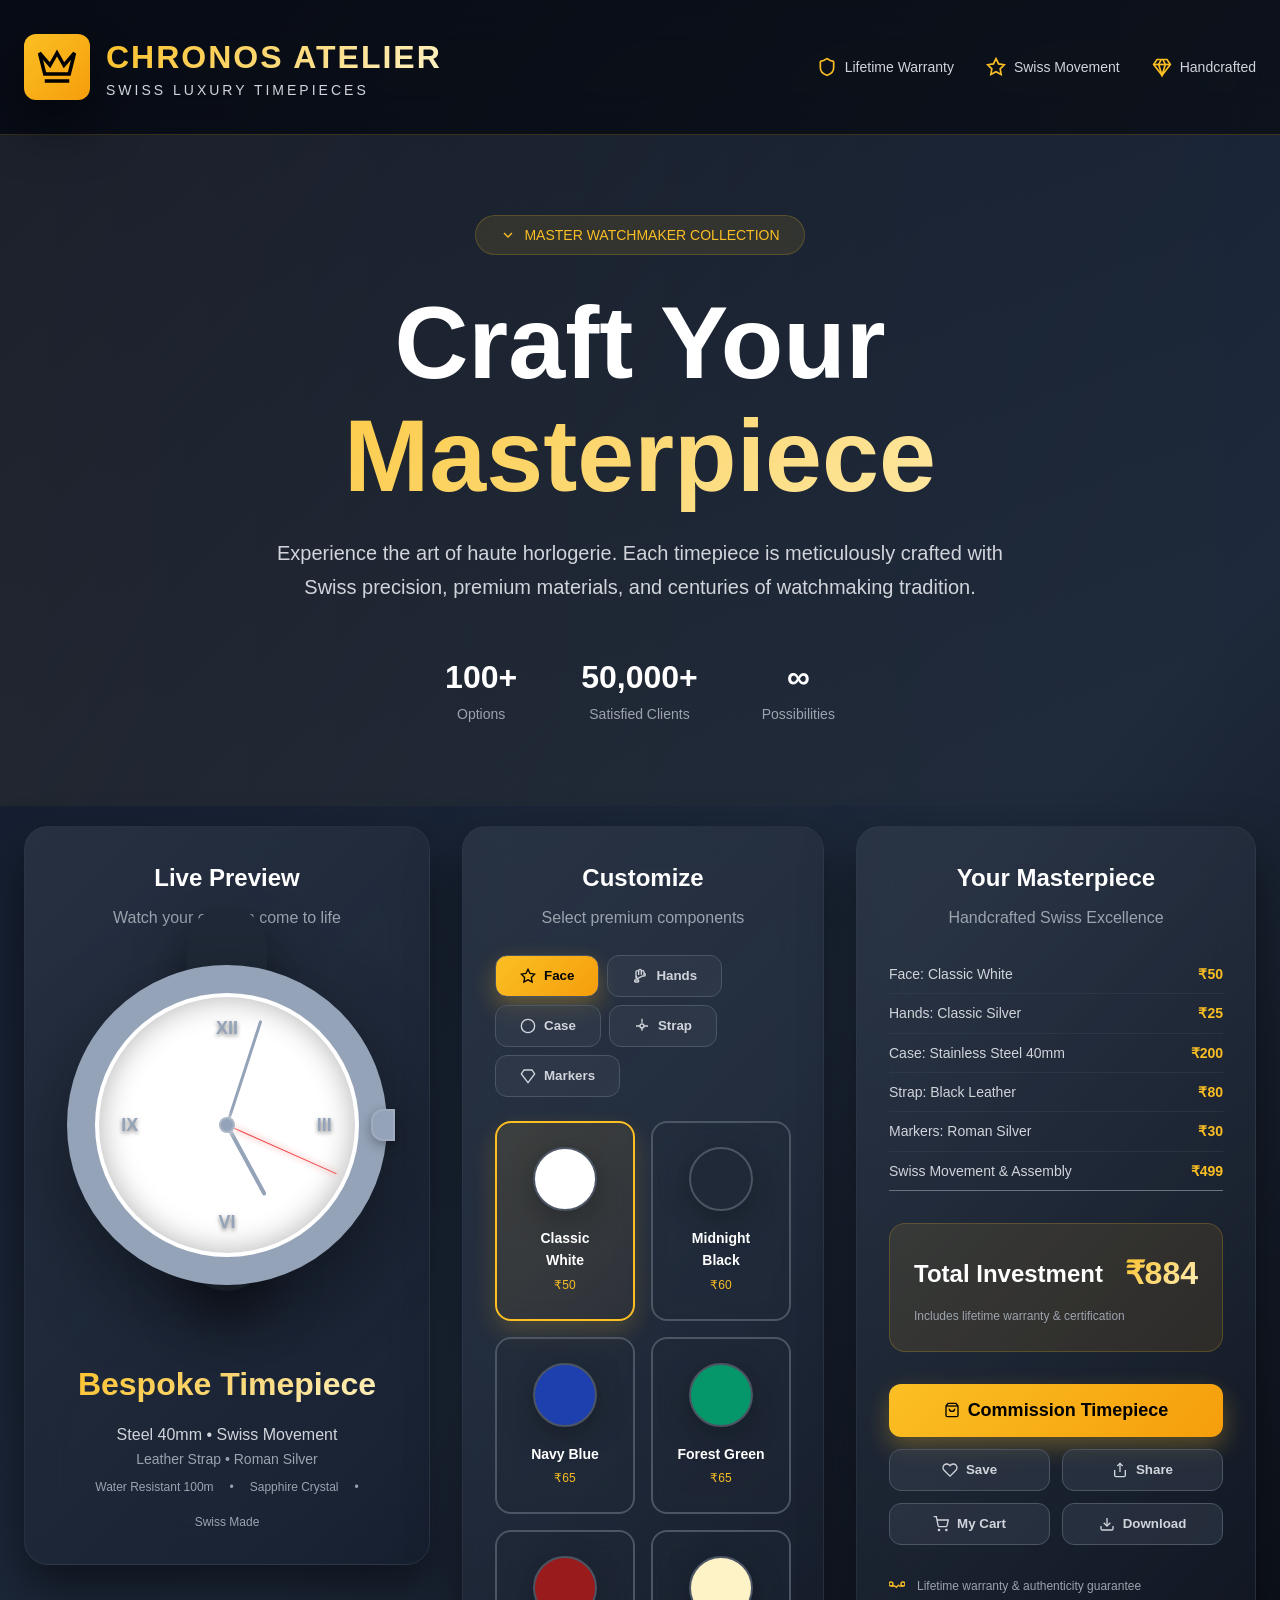
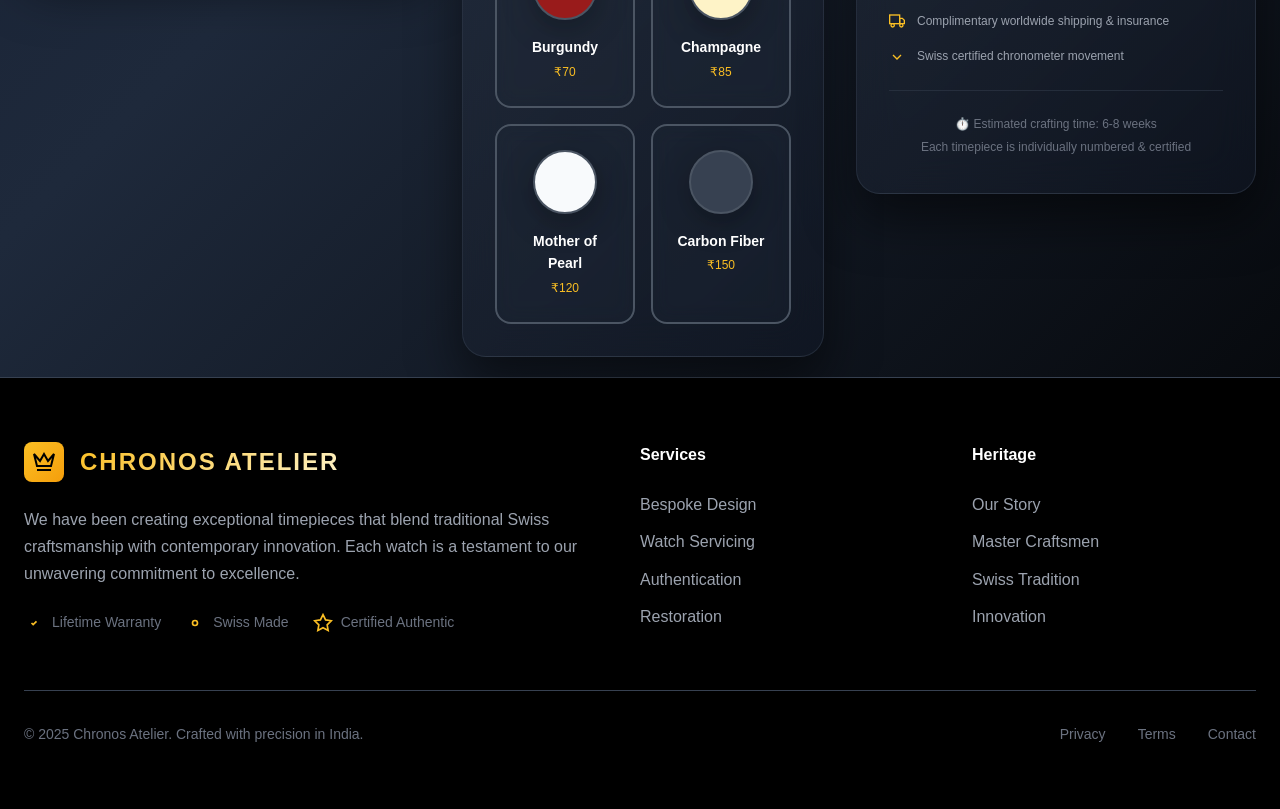
<file: index.html>
<!-- This is a watch customization website. You can pick different parts to make your own watch! -->
<!DOCTYPE html>
<html lang="en">
<head>
    <meta charset="UTF-8">
    <meta name="viewport" content="width=device-width, initial-scale=1.0">
    <title>Chronos Atelier - Swiss Luxury Watch Customization</title>
    <link rel="stylesheet" href="style.css">
    <link rel="icon" href="icon.png">
</head>
<body>
    <div class="min-h-screen bg-gradient">
        <!-- Luxury Header -->
        <header class="header">
            <div class="container">
                <div class="header-content">
                    <div class="brand">
                        <div class="brand-icon">
                            <svg class="crown-icon" viewBox="0 0 24 24" fill="none" stroke="currentColor" stroke-width="2">
                                <path d="m2 4 3 12h14l3-12-6 7-4-7-4 7-6-7zm3 16h14">
                                <path d="M6 12l4-4 4 4 4-4"/>
                            </svg>
                        </div>
                        <div class="brand-text">
                            <h1 class="brand-title">CHRONOS ATELIER</h1>
                            <p class="brand-subtitle">Swiss Luxury Timepieces</p>
                        </div>
                    </div>
                    
                    <div class="header-features">
                        <div class="feature">
                            <svg class="feature-icon" viewBox="0 0 24 24" fill="none" stroke="currentColor" stroke-width="2">
                                <path d="M20 13c0 5-3.5 7.5-7.66 8.95a1 1 0 0 1-.67-.01C7.5 20.5 4 18 4 13V6a1 1 0 0 1 1-1c2 0 4.5-1.2 6.24-2.72a1.17 1.17 0 0 1 1.52 0C14.51 3.81 17 5 19 5a1 1 0 0 1 1 1z"/>
                            </svg>
                            <span>Lifetime Warranty</span>
                        </div>
                        <div class="feature">
                            <svg class="feature-icon" viewBox="0 0 24 24" fill="none" stroke="currentColor" stroke-width="2">
                                <polygon points="12,2 15.09,8.26 22,9.27 17,14.14 18.18,21.02 12,17.77 5.82,21.02 7,14.14 2,9.27 8.91,8.26"/>
                            </svg>
                            <span>Swiss Movement</span>
                        </div>
                        <div class="feature">
                            <svg class="feature-icon" viewBox="0 0 24 24" fill="none" stroke="currentColor" stroke-width="2">
                                <path d="M6 3h12l4 6-10 13L2 9l4-6z"/>
                                <path d="M11 3L8 9l4 13 4-13-3-6"/>
                                <path d="M2 9h20"/>
                            </svg>
                            <span>Handcrafted</span>
                        </div>
                    </div>
                </div>
            </div>
        </header>

        <!-- Hero Section -->
        <section class="hero">
            <div class="hero-overlay"></div>
            <div class="container hero-content">
                <div class="hero-badge">
                    <svg class="badge-icon" viewBox="0 0 24 24" fill="none" stroke="currentColor" stroke-width="2">
                        <path d="M6 9l6 6 6-6"/>
                    </svg>
                    <span>MASTER WATCHMAKER COLLECTION</span>
                </div>
                
                <h2 class="hero-title">
                    Craft Your
                    <span class="hero-title-accent">Masterpiece</span>
                </h2>
                
                <p class="hero-description">
                    Experience the art of haute horlogerie. Each timepiece is meticulously crafted with Swiss precision, 
                    premium materials, and centuries of watchmaking tradition.
                </p>
                
                <div class="hero-stats">
                    <div class="stat">
                        <div class="stat-number">100+</div>
                        <div class="stat-label">Options</div>
                    </div>
                    <div class="stat">
                        <div class="stat-number">50,000+</div>
                        <div class="stat-label">Satisfied Clients</div>
                    </div>
                    <div class="stat">
                        <div class="stat-number">∞</div>
                        <div class="stat-label">Possibilities</div>
                    </div>
                </div>
            </div>
        </section>

        <!-- Main Customization Area -->
        <main class="main-content">
            <div class="container">
                <div class="customization-grid">
                    <!-- Watch Display -->
                    <div class="watch-display-section">
                        <div class="watch-display-card">
                            <div class="card-header">
                                <h3 class="card-title">Live Preview</h3>
                                <p class="card-subtitle">Watch your creation come to life</p>
                            </div>
                            <div id="watchDisplay" class="watch-display">
                                <!-- Watch will be rendered here by JavaScript -->
                            </div>
                        </div>
                    </div>

                    <!-- Customization Panel -->
                    <div class="customization-section">
                        <div class="customization-card">
                            <div class="card-header">
                                <h3 class="card-title">Customize</h3>
                                <p class="card-subtitle">Select premium components</p>
                            </div>
                            
                            <!-- Tabs -->
                            <div class="tabs">
                                <button class="tab active" data-tab="face">
                                    <svg class="tab-icon" viewBox="0 0 24 24" fill="none" stroke="currentColor" stroke-width="2">
                                        <path d="M12 2l3.09 6.26L22 9.27l-5 4.87 1.18 6.88L12 17.77l-6.18 3.25L7 14.14 2 9.27l6.91-1.01L12 2z"/>
                                    </svg>
                                    <span>Face</span>
                                </button>
                                <button class="tab" data-tab="hands">
                                    <svg class="tab-icon" viewBox="0 0 24 24" fill="none" stroke="currentColor" stroke-width="2">
                                        <path d="M18 11V6a2 2 0 0 0-2-2v0a2 2 0 0 0-2 2v0"/>
                                        <path d="M14 10V4a2 2 0 0 0-2-2v0a2 2 0 0 0-2 2v2"/>
                                        <path d="M10 10.5V6a2 2 0 0 0-2-2v0a2 2 0 0 0-2 2v8"/>
                                        <path d="M18 8a2 2 0 1 1 0 4h-2l-8 4-2-1 1.5-3"/>
                                        <path d="M9 21a1 1 0 0 0 1-1v-1a1 1 0 0 0-1-1H5a1 1 0 0 0-1 1v1a1 1 0 0 0 1 1h4z"/>
                                    </svg>
                                    <span>Hands</span>
                                </button>
                                <button class="tab" data-tab="case">
                                    <svg class="tab-icon" viewBox="0 0 24 24" fill="none" stroke="currentColor" stroke-width="2">
                                        <circle cx="12" cy="12" r="10"/>
                                    </svg>
                                    <span>Case</span>
                                </button>
                                <button class="tab" data-tab="strap">
                                    <svg class="tab-icon" viewBox="0 0 24 24" fill="none" stroke="currentColor" stroke-width="2">
                                        <circle cx="12" cy="12" r="3"/>
                                        <path d="M12 1v6m0 6v6"/>
                                        <path d="m21 12-6 0m-6 0-6 0"/>
                                    </svg>
                                    <span>Strap</span>
                                </button>
                                <button class="tab" data-tab="markers">
                                    <svg class="tab-icon" viewBox="0 0 24 24" fill="none" stroke="currentColor" stroke-width="2">
                                        <path d="M6 3h12l4 6-10 13L2 9l4-6z"/>
                                    </svg>
                                    <span>Markers</span>
                                </button>
                            </div>

                            <!-- Options Grid -->
                            <div id="optionsGrid" class="options-grid">
                                <!-- Options will be rendered here by JavaScript -->
                            </div>
                        </div>
                    </div>

                    <!-- Price & Actions -->
                    <div class="price-section">
                        <div id="priceDisplay" class="price-card">
                            <!-- Price display will be rendered here by JavaScript -->
                        </div>
                    </div>
                </div>
            </div>
        </main>

        <!-- Premium Footer -->
        <footer class="footer">
            <div class="container">
                <div class="footer-content">
                    <div class="footer-brand">
                        <div class="brand">
                            <div class="brand-icon small">
                                <svg class="crown-icon" viewBox="0 0 24 24" fill="none" stroke="currentColor" stroke-width="2">
                                    <path d="m2 4 3 12h14l3-12-6 7-4-7-4 7-6-7zm3 16h14">
                                    <path d="M6 12l4-4 4 4 4-4"/>
                                </svg>
                            </div>
                            <span class="brand-title">CHRONOS ATELIER</span>
                        </div>
                        <p class="footer-description">
                            We have been creating exceptional timepieces that blend traditional Swiss 
                            craftsmanship with contemporary innovation. Each watch is a testament to our unwavering 
                            commitment to excellence.
                        </p>
                        <div class="footer-features">
                            <div class="footer-feature">
                                <svg class="feature-icon" viewBox="0 0 24 24" fill="none" stroke="currentColor" stroke-width="2">
                                    <path d="M9 12l2 2 4-4"/>
                                </svg>
                                <span>Lifetime Warranty</span>
                            </div>
                            <div class="footer-feature">
                                <svg class="feature-icon" viewBox="0 0 24 24" fill="none" stroke="currentColor" stroke-width="2">
                                    <circle cx="12" cy="12" r="3"/>
                                </svg>
                                <span>Swiss Made</span>
                            </div>
                            <div class="footer-feature">
                                <svg class="feature-icon" viewBox="0 0 24 24" fill="none" stroke="currentColor" stroke-width="2">
                                    <polygon points="12,2 15.09,8.26 22,9.27 17,14.14 18.18,21.02 12,17.77 5.82,21.02 7,14.14 2,9.27 8.91,8.26"/>
                                </svg>
                                <span>Certified Authentic</span>
                            </div>
                        </div>
                    </div>
                    
                    <div class="footer-column">
                        <h4 class="footer-title">Services</h4>
                        <ul class="footer-links">
                            <li><a href="#">Bespoke Design</a></li>
                            <li><a href="#">Watch Servicing</a></li>
                            <li><a href="#">Authentication</a></li>
                            <li><a href="#">Restoration</a></li>
                        </ul>
                    </div>
                    
                    <div class="footer-column">
                        <h4 class="footer-title">Heritage</h4>
                        <ul class="footer-links">
                            <li><a href="#">Our Story</a></li>
                            <li><a href="#">Master Craftsmen</a></li>
                            <li><a href="#">Swiss Tradition</a></li>
                            <li><a href="#">Innovation</a></li>
                        </ul>
                    </div>
                </div>
                
                <div class="footer-bottom">
                    <p class="footer-copyright">
                        © 2025 Chronos Atelier. Crafted with precision in India.
                    </p>
                    <div class="footer-legal">
                        <a href="#">Privacy</a>
                        <a href="#">Terms</a>
                        <a href="#">Contact</a>
                    </div>
                </div>
            </div>
        </footer>
    </div>
    <div id="loginModal" class="login-modal hidden">
  <div class="login-box">
    <h2>Login Required</h2>

    <input type="email" id="email" placeholder="Enter email">
    <input type="password" id="password" placeholder="Enter password">

    <p id="authMessage" class="auth-message"></p>

    <div class="login-actions">
      <button onclick="login()">Login</button>
      <button onclick="closeLogin()">Cancel</button>
    </div>

    <p class="register-link">
      Don't have an account? <span onclick="showRegister()">Register</span>
    </p>
  </div>
</div>
<div id="registerModal" class="login-modal hidden">
  <div class="login-box">
    <h2>Create Account</h2>

    <input type="email" id="regEmail" placeholder="Enter email">
    <input type="password" id="regPassword" placeholder="Enter password">

    <p id="registerMessage" class="auth-message"></p>

    <div class="login-actions">
      <button onclick="register()">Register</button>
      <button onclick="closeRegister()">Cancel</button>
    </div>
</div>
</div>
    
    <script src="script.js"></script>
    <script src="https://html2canvas.hertzen.com/dist/html2canvas.min.js"></script>
</body>
</html>
</file>
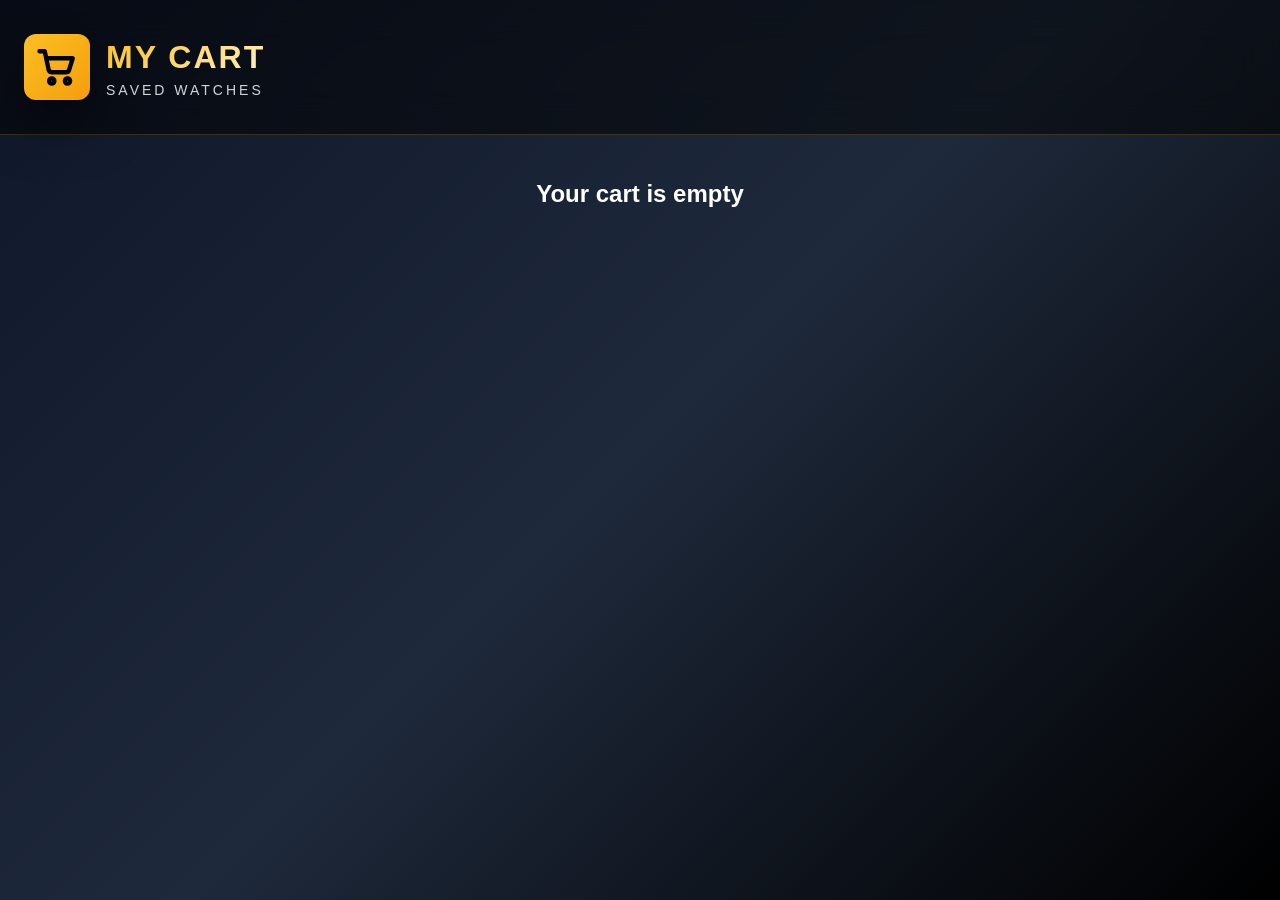
<file: cart.html>
<!DOCTYPE html>
<html lang="en">
<head>
    <meta charset="UTF-8">
    <meta name="viewport" content="width=device-width, initial-scale=1.0">
    <title>My Cart</title>

    <link rel="stylesheet" href="style.css">
    <link rel="icon" href="cart.png">
</head>
<body>
    <div class="min-h-screen bg-gradient">
        <header class="header">
            <div class="container">
                <div class="header-content">
                    <div class="brand">
                        <div class="brand-icon">
                            <svg class="crown-icon" viewBox="0 0 24 24" fill="none" stroke="#000" stroke-width="2.5" stroke-linecap="round" stroke-linejoin="round">
                                <circle cx="9" cy="20" r="1.5"></circle>
                                <circle cx="18" cy="20" r="1.5"></circle>
                                <path d="M2 3h3l2.2 10.5a2 2 0 0 0 2 1.5h7.8a2 2 0 0 0 2-1.6L21 7H7"></path>
                            </svg>
                        </div>
                        <div class="brand-text">
                            <h1 class="brand-title">MY CART</h1>
                            <p class="brand-subtitle">Saved Watches</p>
                        </div>
                    </div>
                </div>
            </div>
        </header>
        <main style="padding:20px 0;">
            <div class="container">
                <div id="container"></div>
            </div>
        </main>
    </div>
    <script>
        const container=document.getElementById("container");
        let cart=JSON.parse(localStorage.getItem("cart"))||[];
        if(cart.length===0){
            container.innerHTML="<h2 style='color:white;text-align:center;'>Your cart is empty</h2>";
        }
        cart.forEach((item,index)=>{
            const card=document.createElement("div");
                card.className="cart-card";
                card.innerHTML=`
                    <img src="${item.image}" class="cart-image">
                <h2 class="card-title">Custom Watch ${index+1}</h2>
                <p class="price-total-value">₹${item.price}</p>
                <button class="btn-secondary" onclick="deleteItem(${index})">
                    Delete
                </button>
        `;
        container.appendChild(card);
        });
        function deleteItem(index){
            let cart=JSON.parse(localStorage.getItem("cart"))||[];
            cart.splice(index,1);
            localStorage.setItem("cart",JSON.stringify(cart));
            location.reload();
        }
    </script>
</body>
</html>
</file>
<file: style.css>
/* Reset and Base Styles */
* {
    margin: 0;
    padding: 0;
    box-sizing: border-box;
}

body {
    font-family: -apple-system, BlinkMacSystemFont, 'Segoe UI', Roboto, Oxygen, Ubuntu, Cantarell, sans-serif;
    line-height: 1.6;
    color: #ffffff;
}

.container {
    max-width: 1400px;
    margin: 0 auto;
    padding: 0 24px;
}

/* Background Gradients */
.bg-gradient {
    background: linear-gradient(135deg, #0f172a 0%, #1e293b 50%, #000000 100%);
    min-height: 100vh;
}

/* Header Styles */
.header {
    background: rgba(0, 0, 0, 0.5);
    backdrop-filter: blur(20px);
    border-bottom: 1px solid rgba(251, 191, 36, 0.2);
    position: sticky;
    top: 0;
    z-index: 100;
}

.header-content {
    display: flex;
    justify-content: space-between;
    align-items: center;
    padding: 32px 0;
}

.brand {
    display: flex;
    align-items: center;
    gap: 16px;
}

.brand-icon {
    background: linear-gradient(135deg, #fbbf24 0%, #f59e0b 100%);
    padding: 12px;
    border-radius: 12px;
    box-shadow: 0 25px 50px rgba(0, 0, 0, 0.5);
}

.brand-icon.small {
    padding: 8px;
    border-radius: 8px;
}

.crown-icon{
    width:42px;
    height:42px;
    color:#000;
    display:block;
}

.brand-icon.small .crown-icon {
    width: 24px;
    height: 24px;
}

.brand-title {
    font-size: 32px;
    font-weight: 700;
    background: linear-gradient(135deg, #fbbf24 0%, #fef3c7 100%);
    -webkit-background-clip: text;
    background-clip: text;
    -webkit-text-fill-color: transparent;
    letter-spacing: 2px;
}

.brand-subtitle {
    color: #d1d5db;
    font-size: 14px;
    letter-spacing: 3px;
    text-transform: uppercase;
    margin-top: -4px;
}

.header-features {
    display: flex;
    gap: 32px;
}

.feature {
    display: flex;
    align-items: center;
    gap: 8px;
    color: #d1d5db;
}

.feature-icon {
    width: 20px;
    height: 20px;
    color: #fbbf24;
}

.feature span {
    font-size: 14px;
}

/* Hero Section */
.hero {
    position: relative;
    padding: 80px 0;
    overflow: hidden;
}

.hero-overlay {
    position: absolute;
    inset: 0;
    background: linear-gradient(90deg, rgba(251, 191, 36, 0.05) 0%, transparent 100%);
}

.hero-content {
    text-align: center;
    position: relative;
    z-index: 10;
}

.hero-badge {
    display: inline-flex;
    align-items: center;
    gap: 8px;
    background: rgba(251, 191, 36, 0.1);
    border: 1px solid rgba(251, 191, 36, 0.2);
    border-radius: 50px;
    padding: 8px 24px;
    margin-bottom: 32px;
}

.badge-icon {
    width: 16px;
    height: 16px;
    color: #fbbf24;
}

.hero-badge span {
    color: #fbbf24;
    font-size: 14px;
    font-weight: 500;
}

.hero-title {
    font-size: clamp(48px, 8vw, 112px);
    font-weight: 700;
    color: #ffffff;
    margin-bottom: 24px;
    line-height: 1.1;
}

.hero-title-accent {
    display: block;
    background: linear-gradient(135deg, #fbbf24 0%, #fef3c7 100%);
    -webkit-background-clip: text;
    background-clip: text;
    -webkit-text-fill-color: transparent;
}

.hero-description {
    font-size: 20px;
    color: #d1d5db;
    margin-bottom: 48px;
    max-width: 768px;
    margin-left: auto;
    margin-right: auto;
    line-height: 1.7;
}

.hero-stats {
    display: flex;
    justify-content: center;
    gap: 64px;
    flex-wrap: wrap;
    color: #9ca3af;
}

.stat {
    text-align: center;
}

.stat-number {
    font-size: 32px;
    font-weight: 700;
    color: #ffffff;
}

.stat-label {
    font-size: 14px;
}

/* Main Content */
.main-content {
    padding: 20px 0;
}

.customization-grid {
    display: grid;
    grid-template-columns: 1fr 1fr 400px;
    gap: 32px;
}

/* Cards */
.watch-display-card,
.customization-card,
.price-card {
    background: linear-gradient(135deg, rgba(55, 65, 81, 0.5) 0%, rgba(17, 24, 39, 0.5) 100%);
    backdrop-filter: blur(20px);
    border-radius: 24px;
    box-shadow: 0 25px 50px rgba(0, 0, 0, 0.5);
    border: 1px solid rgba(55, 65, 81, 0.5);
    padding: 32px;
}

.price-card {
    position: sticky;
    top: 32px;
}

.card-header {
    text-align: center;
    margin-bottom: 24px;
}

.card-title {
    font-size: 24px;
    font-weight: 700;
    color: #ffffff;
    margin-bottom: 8px;
}

.card-subtitle {
    color: #9ca3af;
}

/* Watch Display */
.watch-display{
    display:flex;
    flex-direction:column;
    align-items:center;
    gap:32px;
    background:transparent;
}

.watch-container{
    position:relative;
    display:flex;
    justify-content:center;
    align-items:center;
    width:340px;
    height:340px;
    background:transparent;
}

.watch-strap {
    width: 80px;
    height: 384px;
    border-radius: 50px;
    position: absolute;
    top: -48px;
    left: 50%;
    transform: translateX(-50%);
    box-shadow: 0 25px 50px rgba(0, 0, 0, 0.5);
    transition: all 0.5s ease;
}

.watch-case {
    width: 320px;
    height: 320px;
    border-radius: 50%;
    padding: 24px;
    box-shadow: 0 30px 80px rgba(0, 0, 0, 0.4);
    border: 4px solid;
    position: relative;
    transition: all 0.5s ease;
}

.watch-face {
    width: 100%;
    height: 100%;
    border-radius: 50%;
    position: relative;
    overflow: hidden;
    transition: all 0.5s ease;
    border: 4px solid rgba(255, 255, 255, 0.3);
    box-shadow: inset 0 0 30px rgba(0, 0, 0, 0.3);
}

.watch-markers {
    position: absolute;
    inset: 0;
}

.marker {
    position: absolute;
    transform: translate(-50%, -50%);
    font-weight: 700;
    text-shadow: 0 2px 4px rgba(0, 0, 0, 0.5);
}

.marker.roman {
    font-size: 18px;
}

.marker.arabic {
    font-size: 18px;
}

.marker.indices {
    width: 6px;
    height: 24px;
    border-radius: 3px;
}

.marker.indices.major {
    width: 6px;
    height: 24px;
}

.marker.indices.minor {
    width: 4px;
    height: 16px;
}

.marker.diamonds {
    width: 12px;
    height: 12px;
    border-radius: 50%;
    box-shadow: 0 0 8px rgba(255, 255, 255, 0.8);
    filter: brightness(1.5);
}

.marker.dots {
    border-radius: 50%;
}

.marker.dots.major {
    width: 10px;
    height: 10px;
    box-shadow: 0 0 4px currentColor;
}

.marker.dots.minor {
    width: 6px;
    height: 6px;
}

.marker.lines {
    border-radius: 2px;
}

.marker.lines.major {
    width: 4px;
    height: 20px;
}

.marker.lines.minor {
    width: 2px;
    height: 12px;
}

.watch-hands {
    position: absolute;
    inset: 0;
}

.watch-hand {
    position: absolute;
    top: 50%;
    left: 50%;
    transform-origin: bottom center;
    border-radius: 50px;
    box-shadow: 0 0 8px currentColor;
    transition: all 0.7s ease;
}

.hour-hand {
    width: 4px;
    height: 80px;
    transform: translate(-50%, -100%) rotate(45deg);
}

.minute-hand {
    width: 3px;
    height: 110px;
    transform: translate(-50%, -100%) rotate(120deg);
}

.second-hand {
    width: 1px;
    height: 120px;
    background-color: #ef4444 !important;
    transform: translate(-50%, -100%) rotate(270deg);
    box-shadow: 0 0 6px #ef4444;
}

.center-dot {
    position: absolute;
    width: 16px;
    height: 16px;
    border-radius: 50%;
    top: 50%;
    left: 50%;
    transform: translate(-50%, -50%);
    z-index: 30;
    box-shadow: 0 0 10px currentColor;
    border: 2px solid rgba(255, 255, 255, 0.2);
}

.crown {
    position: absolute;
    width: 24px;
    height: 32px;
    border-radius: 12px 0 0 12px;
    right: -12px;
    top: 50%;
    transform: translateY(-50%);
    box-shadow: 0 4px 12px rgba(0, 0, 0, 0.3);
    border: 2px solid rgba(255, 255, 255, 0.1);
}

.watch-details {
    text-align: center;
    margin-top: 32px;
}

.watch-title {
    font-size: 32px;
    font-weight: 700;
    background: linear-gradient(135deg, #fbbf24 0%, #fef3c7 100%);
    -webkit-background-clip: text;
    background-clip: text;
    -webkit-text-fill-color: transparent;
    margin-bottom: 12px;
}

.watch-specs {
    color: #d1d5db;
    margin-bottom: 8px;
}

.watch-features {
    display: flex;
    justify-content: center;
    gap: 16px;
    font-size: 12px;
    color: #9ca3af;
    flex-wrap: wrap;
}

/* Tabs */
.tabs {
    display: flex;
    flex-wrap: wrap;
    gap: 8px;
    margin-bottom: 24px;
}

.tab {
    display: flex;
    align-items: center;
    gap: 8px;
    padding: 12px 24px;
    border-radius: 12px;
    font-weight: 600;
    transition: all 0.3s ease;
    border: 1px solid #4b5563;
    background: rgba(55, 65, 81, 0.5);
    color: #d1d5db;
    cursor: pointer;
}

.tab:hover {
    background: rgba(75, 85, 99, 0.5);
    color: #ffffff;
}

.tab.active {
    background: linear-gradient(135deg, #fbbf24 0%, #f59e0b 100%);
    color: #000000;
    box-shadow: 0 10px 25px rgba(251, 191, 36, 0.3);
}

.tab-icon {
    width: 16px;
    height: 16px;
}

/* Options Grid */
.options-grid {
    display: grid;
    grid-template-columns: repeat(auto-fit, minmax(140px, 1fr));
    gap: 16px;
}

.option {
    padding: 24px;
    border-radius: 16px;
    border: 2px solid #4b5563;
    transition: all 0.3s ease;
    background: rgba(31, 41, 55, 0.3);
    backdrop-filter: blur(10px);
    cursor: pointer;
    text-align: center;
}

.option:hover {
    transform: scale(1.05);
    box-shadow: 0 10px 25px rgba(0, 0, 0, 0.3);
    border-color: #6b7280;
}

.option.selected {
    border-color: #fbbf24;
    box-shadow: 0 10px 25px rgba(251, 191, 36, 0.2);
    background: linear-gradient(135deg, rgba(251, 191, 36, 0.1) 0%, rgba(245, 158, 11, 0.05) 100%);
}

.option-preview {
    width: 64px;
    height: 64px;
    border-radius: 50%;
    margin: 0 auto 16px;
    border: 2px solid #4b5563;
    box-shadow: 0 8px 32px rgba(0, 0, 0, 0.3);
    transition: all 0.3s ease;
}

.option:hover .option-preview {
    box-shadow: 0 12px 40px rgba(0, 0, 0, 0.4);
}

.option-name {
    font-size: 14px;
    font-weight: 600;
    color: #ffffff;
    margin-bottom: 4px;
}

.option-material {
    font-size: 12px;
    color: #9ca3af;
    margin-bottom: 4px;
}

.option-price {
    font-size: 12px;
    font-weight: 500;
    color: #fbbf24;
}

/* Price Display */
.price-breakdown {
    margin-bottom: 32px;
}

.price-item {
    display: flex;
    justify-content: space-between;
    align-items: center;
    padding: 8px 0;
    border-bottom: 1px solid rgba(55, 65, 81, 0.5);
    font-size: 14px;
}

.price-item-name {
    color: #d1d5db;
}

.price-item-value {
    font-weight: 600;
    color: #fbbf24;
}

.price-total {
    background: linear-gradient(135deg, rgba(251, 191, 36, 0.1) 0%, rgba(245, 158, 11, 0.1) 100%);
    border: 1px solid rgba(251, 191, 36, 0.2);
    border-radius: 16px;
    padding: 24px;
    margin-bottom: 32px;
}

.price-total-row {
    display: flex;
    justify-content: space-between;
    align-items: center;
}

.price-total-label {
    font-size: 24px;
    font-weight: 700;
    color: #ffffff;
}

.price-total-value {
    font-size: 32px;
    font-weight: 700;
    background: linear-gradient(135deg, #fbbf24 0%, #fef3c7 100%);
    -webkit-background-clip: text;
    background-clip: text;
    -webkit-text-fill-color: transparent;
}

.price-note {
    font-size: 12px;
    color: #9ca3af;
    margin-top: 8px;
}

.action-buttons {
    margin-bottom: 32px;
}

.btn-primary {
    width: 100%;
    background: linear-gradient(135deg, #fbbf24 0%, #f59e0b 100%);
    color: #000000;
    padding: 16px;
    border-radius: 12px;
    font-weight: 700;
    font-size: 18px;
    border: none;
    cursor: pointer;
    transition: all 0.3s ease;
    box-shadow: 0 10px 25px rgba(251, 191, 36, 0.3);
    display: flex;
    align-items: center;
    justify-content: center;
    gap: 8px;
    margin-bottom: 12px;
}

.btn-primary:hover {
    background: linear-gradient(135deg, #f59e0b 0%, #d97706 100%);
    box-shadow: 0 15px 35px rgba(251, 191, 36, 0.5);
    transform: scale(1.02);
}

.secondary-buttons {
    display: grid;
    grid-template-columns: 1fr 1fr;
    gap: 12px;
}

.btn-secondary {
    background: rgba(55, 65, 81, 0.5);
    color: #d1d5db;
    padding: 12px;
    border-radius: 12px;
    font-weight: 600;
    border: 1px solid #4b5563;
    cursor: pointer;
    transition: all 0.3s ease;
    display: flex;
    align-items: center;
    justify-content: center;
    gap: 8px;
}

.btn-secondary:hover {
    background: rgba(75, 85, 99, 0.5);
    color: #ffffff;
}

.btn-icon {
    width: 16px;
    height: 16px;
}

.guarantees {
    margin-bottom: 24px;
}

.guarantee {
    display: flex;
    align-items: center;
    gap: 12px;
    margin-bottom: 16px;
    font-size: 12px;
    color: #9ca3af;
}

.guarantee-icon {
    width: 16px;
    height: 16px;
    color: #fbbf24;
}

.delivery-info {
    padding-top: 24px;
    border-top: 1px solid rgba(55, 65, 81, 0.5);
    text-align: center;
}

.delivery-info p {
    font-size: 12px;
    color: #6b7280;
    margin-bottom: 4px;
}

/* Footer */
.footer {
    background: #000000;
    border-top: 1px solid #374151;
    padding: 64px 0;
}

.footer-content {
    display: grid;
    grid-template-columns: 2fr 1fr 1fr;
    gap: 48px;
    margin-bottom: 48px;
}

.footer-brand .brand-title {
    font-size: 24px;
}

.footer-description {
    color: #9ca3af;
    margin: 24px 0;
    line-height: 1.7;
}

.footer-features {
    display: flex;
    flex-wrap: wrap;
    gap: 24px;
}

.footer-feature {
    display: flex;
    align-items: center;
    gap: 8px;
    font-size: 14px;
    color: #6b7280;
}

.footer-title {
    font-weight: 700;
    color: #ffffff;
    margin-bottom: 24px;
}

.footer-links {
    list-style: none;
}

.footer-links li {
    margin-bottom: 12px;
}

.footer-links a {
    color: #9ca3af;
    text-decoration: none;
    transition: color 0.3s ease;
}

.footer-links a:hover {
    color: #fbbf24;
}

.footer-bottom {
    display: flex;
    justify-content: space-between;
    align-items: center;
    padding-top: 32px;
    border-top: 1px solid #374151;
    flex-wrap: wrap;
    gap: 16px;
}

.footer-copyright {
    color: #6b7280;
    font-size: 14px;
}

.footer-legal {
    display: flex;
    gap: 32px;
}

.footer-legal a {
    color: #6b7280;
    text-decoration: none;
    font-size: 14px;
    transition: color 0.3s ease;
}

.footer-legal a:hover {
    color: #fbbf24;
}

/* LOGIN MODAL UPGRADE */
.login-modal {
  position: fixed;
  inset: 0;
  background: rgba(0, 0, 0, 0.75);
  backdrop-filter: blur(8px);
  display: flex;
  align-items: center;
  justify-content: center;
  z-index: 999;
}

/* Glass Card */
.login-box {
  background: linear-gradient(135deg, rgba(31,41,55,0.9), rgba(17,24,39,0.95));
  border: 1px solid rgba(251,191,36,0.2);
  border-radius: 20px;
  padding: 40px;
  width: 380px;
  text-align: center;
  box-shadow: 0 25px 60px rgba(0,0,0,0.7);
  animation: fadeInScale 0.3s ease;
}

/* Title */
.login-box h2 {
  color: #fbbf24;
  margin-bottom: 24px;
  font-size: 26px;
  font-weight: 700;
}

/* Inputs */
.login-box input {
  width: 100%;
  padding: 12px 14px;
  margin-bottom: 16px;
  border-radius: 10px;
  border: 1px solid #4b5563;
  background: rgba(0,0,0,0.4);
  color: #fff;
  font-size: 14px;
  outline: none;
  transition: 0.3s;
}

.login-box input:focus {
  border-color: #fbbf24;
  box-shadow: 0 0 10px rgba(251,191,36,0.3);
}

/* Buttons container */
.login-actions {
  display: flex;
  gap: 12px;
  margin-top: 10px;
}

/* Login button (primary) */
.login-box button:first-child {
  flex: 1;
  background: linear-gradient(135deg, #fbbf24, #f59e0b);
  border: none;
  padding: 12px;
  border-radius: 10px;
  font-weight: 700;
  color: #000;
  cursor: pointer;
  transition: 0.3s;
}

.login-box button:first-child:hover {
  transform: scale(1.03);
  box-shadow: 0 10px 20px rgba(251,191,36,0.4);
}

/* Cancel button */
.login-box button:last-child {
  flex: 1;
  background: rgba(55,65,81,0.6);
  border: 1px solid #4b5563;
  color: #ddd;
  padding: 12px;
  border-radius: 10px;
  cursor: pointer;
  transition: 0.3s;
}

.login-box button:last-child:hover {
  background: rgba(75,85,99,0.7);
  color: #fff;
}

/* Animation */
@keyframes fadeInScale {
  from {
    opacity: 0;
    transform: scale(0.9);
  }
  to {
    opacity: 1;
    transform: scale(1);
  }
}

.auth-message {
  font-size: 13px;
  color: #f87171;
  margin-bottom: 10px;
}

.register-link {
  margin-top: 15px;
  font-size: 13px;
  color: #9ca3af;
}

.register-link span {
  color: #fbbf24;
  cursor: pointer;
}

.hidden {
  display: none !important;
}
/* Responsive Design */
@media (max-width: 1200px) {
    .customization-grid {
        grid-template-columns: 1fr 1fr;
        gap: 24px;
    }
    
    .price-section {
        grid-column: 1 / -1;
    }
}

@media (max-width: 768px) {
    .header-features {
        display: none;
    }
    
    .hero-stats {
        gap: 32px;
    }
    
    .customization-grid {
        grid-template-columns: 1fr;
        gap: 24px;
    }
    
    .watch-case {
        width: 280px;
        height: 280px;
    }
    
    .tabs {
        justify-content: center;
    }
    
    .tab {
        flex: 1;
        min-width: 0;
        justify-content: center;
    }
    
    .tab span {
        display: none;
    }
    
    .footer-content {
        grid-template-columns: 1fr;
        gap: 32px;
    }
    
    .footer-bottom {
        flex-direction: column;
        text-align: center;
    }
}

@media (max-width: 480px) {
    .container {
        padding: 0 16px;
    }
    
    .watch-display-card,
    .customization-card,
    .price-card {
        padding: 24px;
    }
    
    .options-grid {
        grid-template-columns: repeat(2, 1fr);
    }
}

#container{
    display:grid;
    grid-template-columns:repeat(auto-fit,minmax(320px,1fr));
    gap:30px;
    padding:40px 0;
}

.cart-image{
    width:180px;
    height:180px;
    object-fit:contain;
    display:block;
    margin:20px auto;
}
.price-card{
    transition:.3s;
}

.price-card:hover{
    transform:translateY(-8px);
}

body{
    background:#020817;
}

html{
    background:#020817;
}

#container .price-card{
    position: static;
    top: auto;
}

#container{
    display:grid;
    grid-template-columns:repeat(auto-fit,minmax(320px,1fr));
    gap:30px;
    align-items:start;
}

#container .price-card{
    margin:0;
}

.cart-card{
    background: linear-gradient(135deg, rgba(55,65,81,.5), rgba(17,24,39,.5));
    backdrop-filter: blur(20px);
    border: 1px solid rgba(55,65,81,.5);
    border-radius: 24px;
    padding: 32px;
    box-shadow: 0 25px 50px rgba(0,0,0,.5);
    text-align: center;
}

.cart-image{
    width:220px;
    display:block;
    margin:0 auto 20px;
    object-fit:contain;
}

#container{
    display:grid;
    grid-template-columns:repeat(auto-fit,minmax(320px,1fr));
    gap:30px;
    padding:20px 0;
}
</file>
